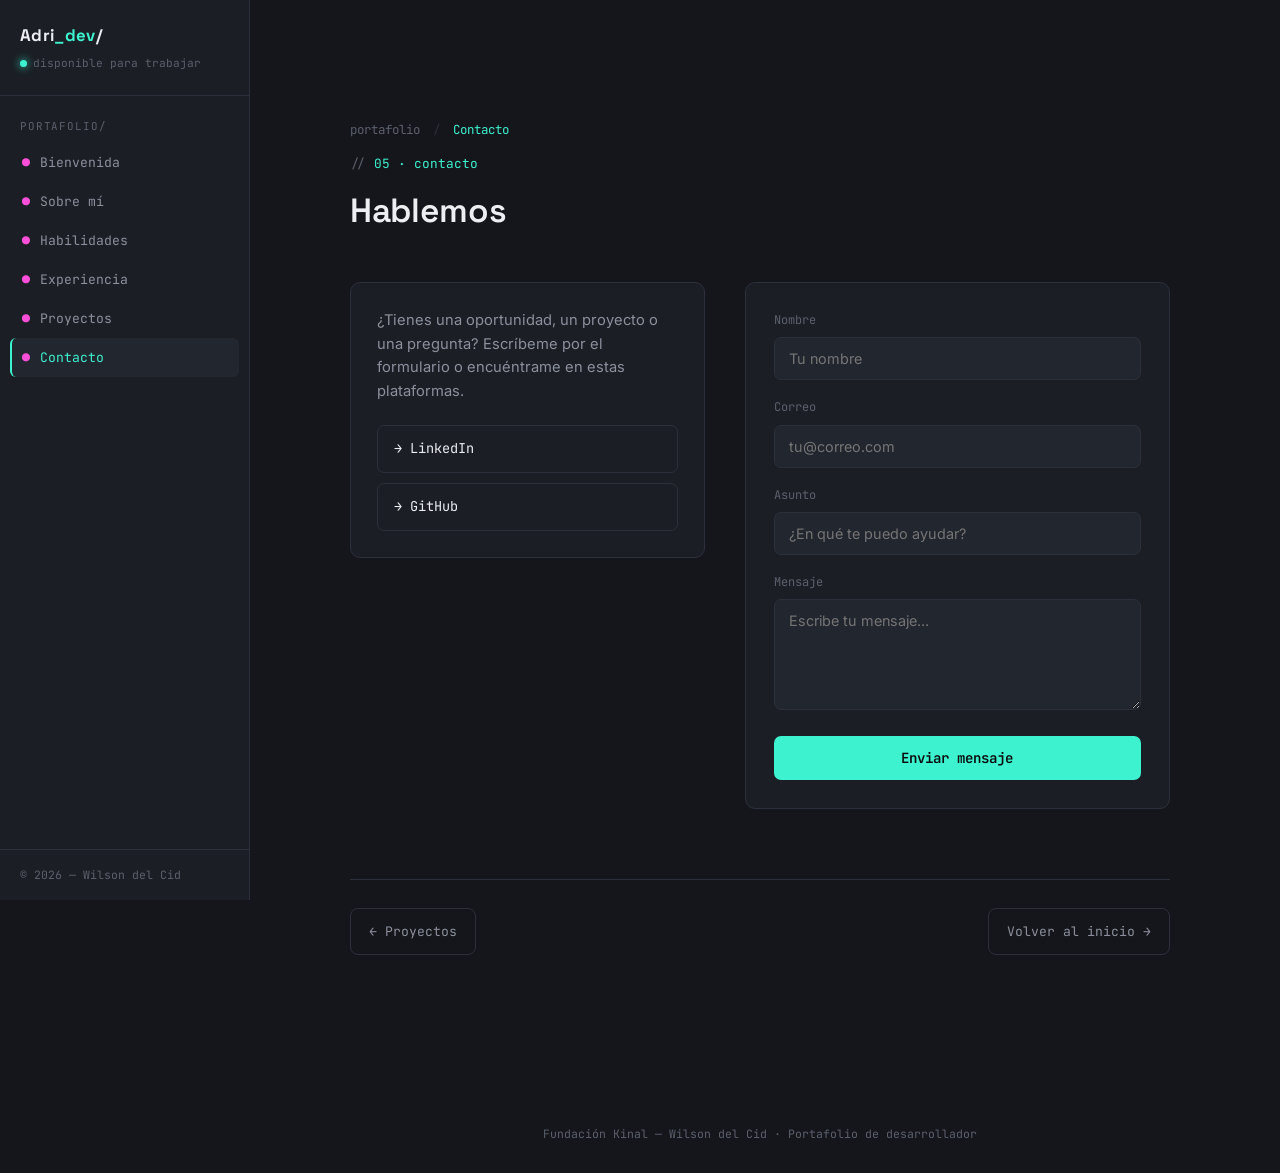
<file: contacto.html>
<!DOCTYPE html>
<html lang="es">
<head>
<meta charset="UTF-8">
<meta name="viewport" content="width=device-width, initial-scale=1.0">
<title>Contacto</title>
<link rel="preconnect" href="https://fonts.googleapis.com">
<link href="https://fonts.googleapis.com/css2?family=Space+Grotesk:wght@500;600;700&family=Inter:wght@400;500;600&family=JetBrains+Mono:wght@400;500;600&display=swap" rel="stylesheet">
<link rel="stylesheet" href="css/styles.css">
</head>
<body>

<button class="menu-toggle" id="menuToggle">☰</button>

<aside class="sidebar" id="sidebar">
  <div class="sidebar-header">
    <div class="logo">Adri<span>_dev</span>/</div>
    <div class="status">disponible para trabajar</div>
  </div>
  <nav class="file-tree">
    <div class="tree-label">portafolio/</div>
    <a class="nav-link" href="index.html"><span class="dot">●</span> Bienvenida</a>
    <a class="nav-link" href="sobre-mi.html"><span class="dot">●</span> Sobre mí</a>
    <a class="nav-link" href="habilidades.html"><span class="dot">●</span> Habilidades</a>
    <a class="nav-link" href="experiencia.html"><span class="dot">●</span> Experiencia</a>
    <a class="nav-link" href="proyectos.html"><span class="dot">●</span> Proyectos</a>
    <a class="nav-link" href="contacto.html"><span class="dot">●</span> Contacto</a>
  </nav>
  <div class="sidebar-footer">© 2026 — Wilson del Cid</div>
</aside>

<div class="main">
  <div class="page">
    <div class="page-header">
      <div class="breadcrumb">portafolio <span class="sep">/</span> <span class="current">Contacto</span></div>
      <span class="section-tag">05 · contacto</span>
      <h1>Hablemos</h1>
    </div>

    <div class="contact-grid">
      <div class="contact-info-card">
        <p>¿Tienes una oportunidad, un proyecto o una pregunta? Escríbeme por el formulario o encuéntrame en estas plataformas.</p>
        <div class="social-list">
          <a href="https://www.linkedin.com/in/wilson-adrián-del-cid-pasan-03064a425" target="_blank">→ LinkedIn</a>
          <a href="https://github.com/wdelcid-2024243" target="_blank">→ GitHub</a>
        </div>
      </div>

      <form class="contact-form" id="contactForm"
            action="https://formsubmit.co/ajax/wilsondelcid2008@gmail.com" method="POST">

        <!-- Campo oculto anti-spam (no lo borres) -->
        <input type="text" name="_gotcha" class="hp-field" tabindex="-1" autocomplete="off">
        <input type="hidden" name="_captcha" value="false">
        <input type="hidden" name="_subject" value="Nuevo mensaje desde tu portafolio">
        <input type="hidden" name="_template" value="table">

        <div class="form-group">
          <label for="nombre">Nombre</label>
          <input type="text" id="nombre" name="nombre" placeholder="Tu nombre" required>
        </div>

        <div class="form-group">
          <label for="email">Correo</label>
          <input type="email" id="email" name="email" placeholder="tu@correo.com" required>
        </div>

        <div class="form-group">
          <label for="asunto">Asunto</label>
          <input type="text" id="asunto" name="asunto" placeholder="¿En qué te puedo ayudar?">
        </div>

        <div class="form-group">
          <label for="mensaje">Mensaje</label>
          <textarea id="mensaje" name="mensaje" rows="5" placeholder="Escribe tu mensaje..." required></textarea>
        </div>

        <button type="submit" class="form-submit">Enviar mensaje</button>
        <div class="form-status" id="formStatus"></div>
      </form>
    </div>

    <div class="page-nav">
      <a href="proyectos.html">← Proyectos</a>
      <a class="next" href="index.html">Volver al inicio →</a>
    </div>
  </div>

  <footer>Fundación Kinal — Wilson del Cid · Portafolio de desarrollador</footer>
</div>

<script src="js/main.js"></script>
</body>
</html>
</file>
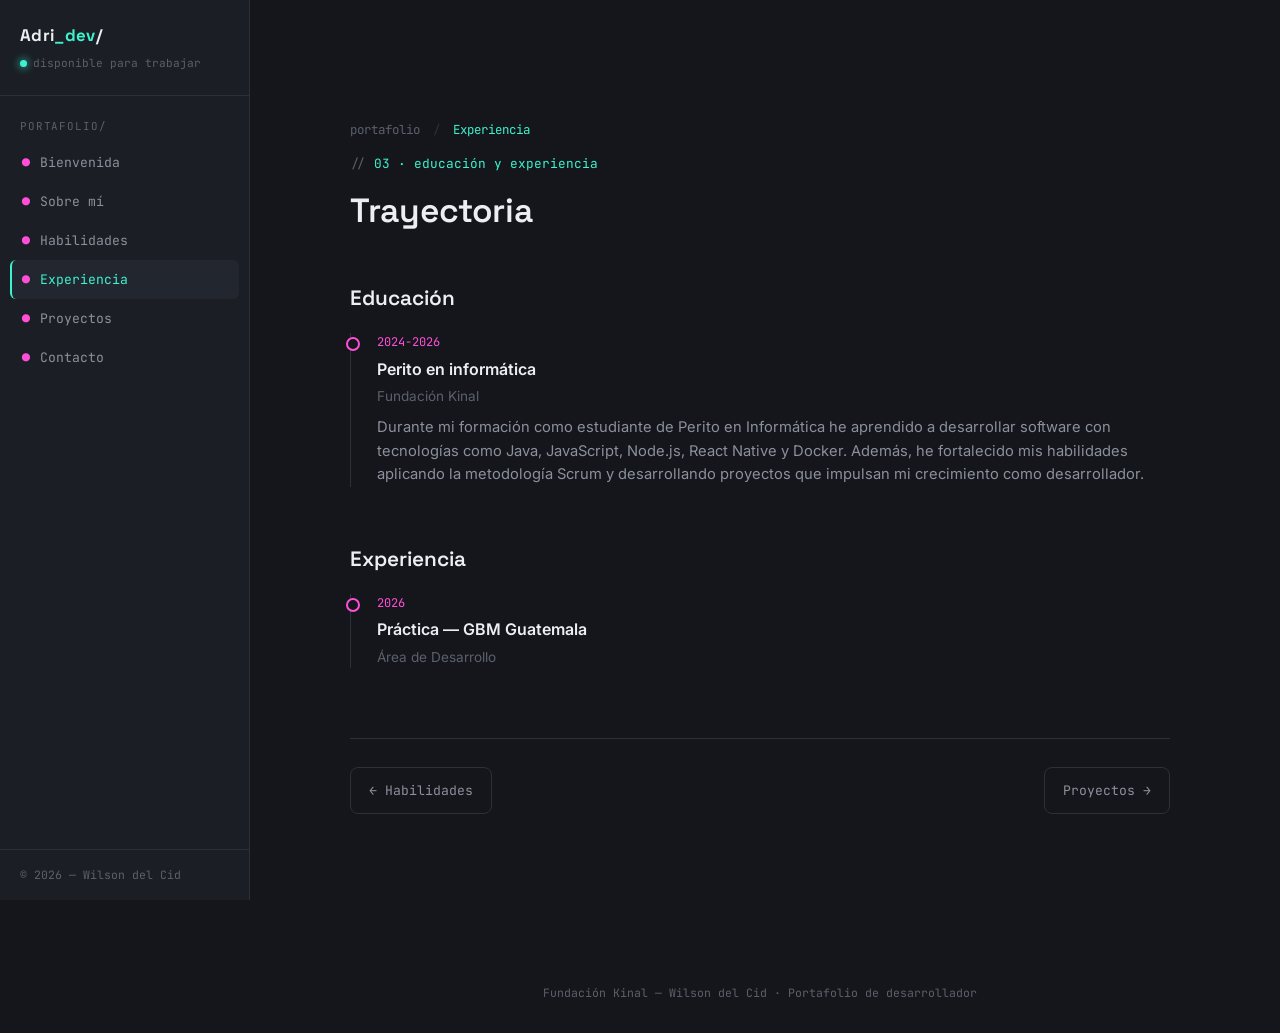
<file: experiencia.html>
<!DOCTYPE html>
<html lang="es">
<head>
<meta charset="UTF-8">
<meta name="viewport" content="width=device-width, initial-scale=1.0">
<title>Experiencia</title>
<link rel="preconnect" href="https://fonts.googleapis.com">
<link href="https://fonts.googleapis.com/css2?family=Space+Grotesk:wght@500;600;700&family=Inter:wght@400;500;600&family=JetBrains+Mono:wght@400;500;600&display=swap" rel="stylesheet">
<link rel="stylesheet" href="css/styles.css">
</head>
<body>

<button class="menu-toggle" id="menuToggle">☰</button>

<aside class="sidebar" id="sidebar">
  <div class="sidebar-header">
    <div class="logo">Adri<span>_dev</span>/</div>
    <div class="status">disponible para trabajar</div>
  </div>
  <nav class="file-tree">
    <div class="tree-label">portafolio/</div>
    <a class="nav-link" href="index.html"><span class="dot">●</span> Bienvenida</a>
    <a class="nav-link" href="sobre-mi.html"><span class="dot">●</span> Sobre mí</a>
    <a class="nav-link" href="habilidades.html"><span class="dot">●</span> Habilidades</a>
    <a class="nav-link" href="experiencia.html"><span class="dot">●</span> Experiencia</a>
    <a class="nav-link" href="proyectos.html"><span class="dot">●</span> Proyectos</a>
    <a class="nav-link" href="contacto.html"><span class="dot">●</span> Contacto</a>
  </nav>
  <div class="sidebar-footer">© 2026 — Wilson del Cid</div>
</aside>

<div class="main">
  <div class="page">
    <div class="page-header">
      <div class="breadcrumb">portafolio <span class="sep">/</span> <span class="current">Experiencia</span></div>
      <span class="section-tag">03 · educación y experiencia</span>
      <h1>Trayectoria</h1>
    </div>

    <div class="section">
      <h2>Educación</h2>
      <div class="timeline">
        <div class="tl-item">
          <span class="tl-date">2024-2026</span>
          <div class="tl-title">Perito en informática</div>
          <div class="tl-org">Fundación Kinal</div>
          <p class="tl-desc">Durante mi formación como estudiante de Perito en Informática he aprendido a desarrollar
              software con tecnologías como Java, JavaScript, Node.js, React Native y Docker. Además, he fortalecido
              mis habilidades aplicando la metodología Scrum y desarrollando proyectos que impulsan mi crecimiento como desarrollador.
          </p>
        </div>
      </div>
    </div>

    <div class="section">
      <h2>Experiencia</h2>
      <div class="timeline">
        <div class="tl-item">
          <span class="tl-date">2026</span>
          <div class="tl-title">Práctica — GBM Guatemala</div>
          <div class="tl-org">Área de Desarrollo</div>
          <p class="tl-desc"></p>
        </div>
      </div>
    </div>

    <div class="page-nav">
      <a href="habilidades.html">← Habilidades</a>
      <a class="next" href="proyectos.html">Proyectos →</a>
    </div>
  </div>

  <footer>Fundación Kinal — Wilson del Cid · Portafolio de desarrollador</footer>
</div>

<script src="js/main.js"></script>
</body>
</html>
</file>
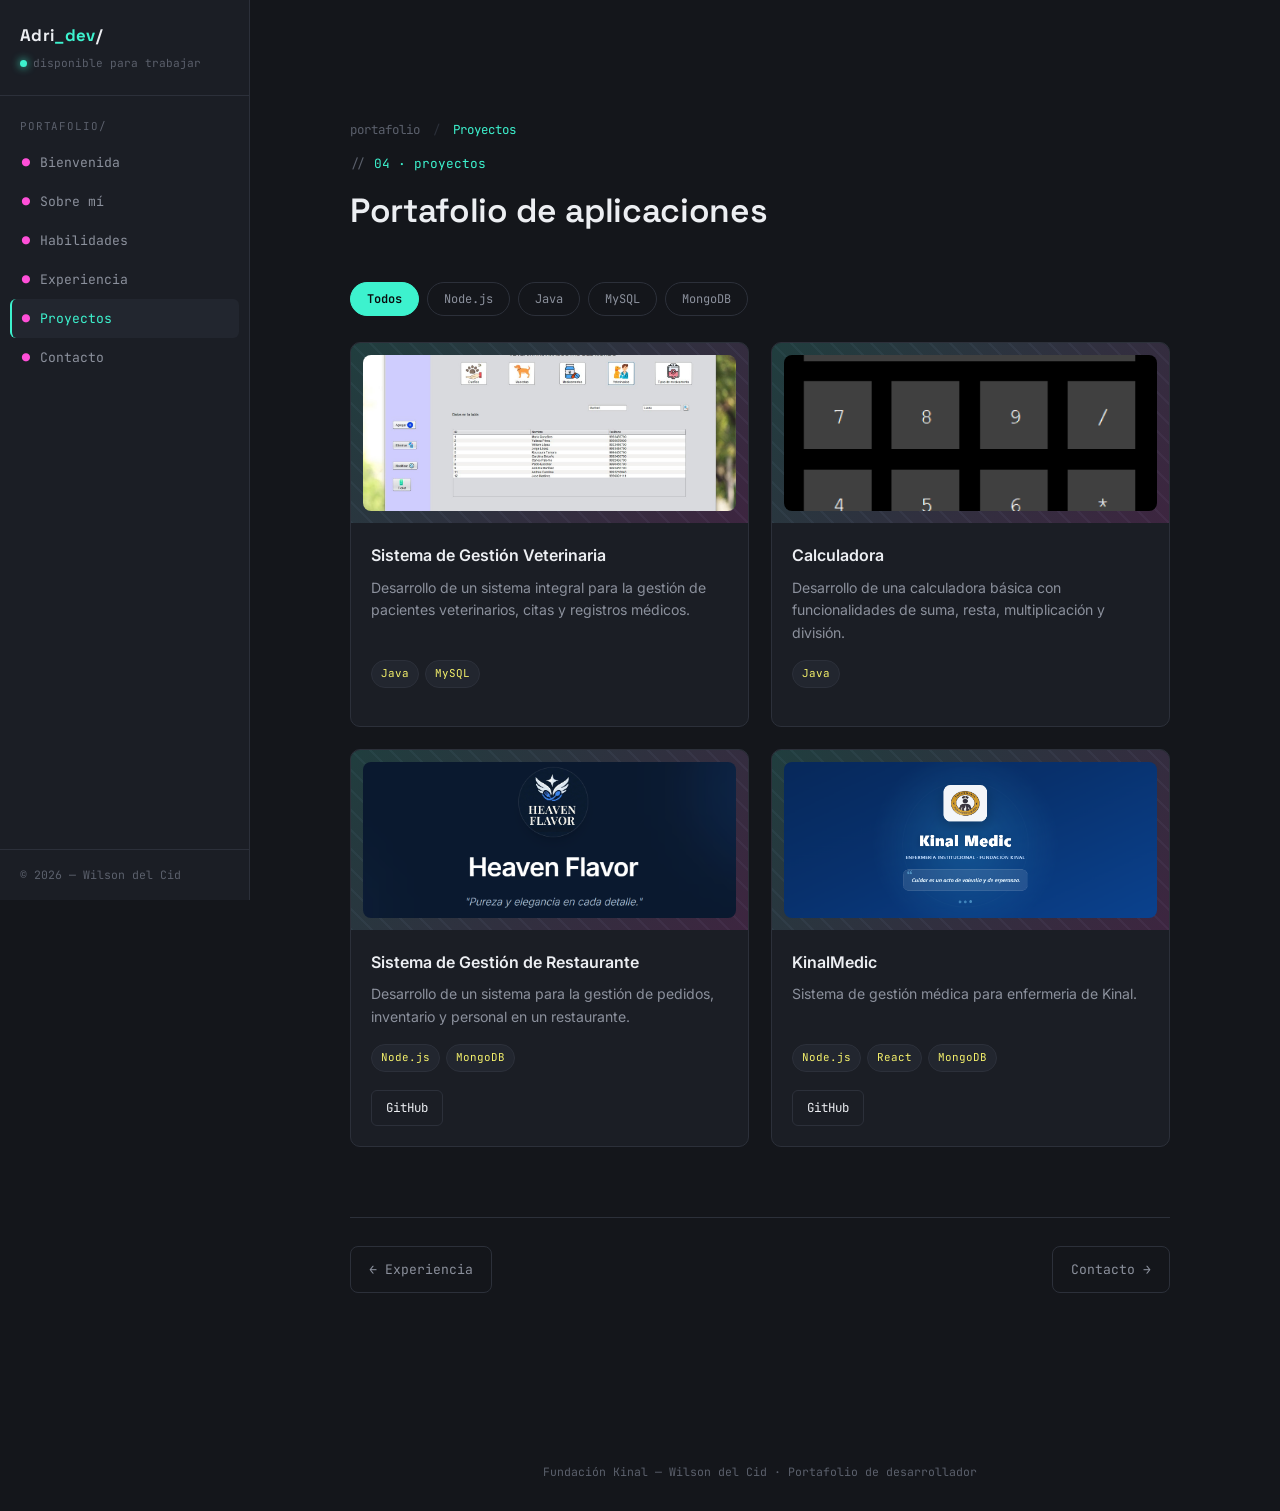
<file: proyectos.html>
<!DOCTYPE html>
<html lang="es">
<head>
<meta charset="UTF-8">
<meta name="viewport" content="width=device-width, initial-scale=1.0">
<title>Proyectos</title>
<link rel="preconnect" href="https://fonts.googleapis.com">
<link href="https://fonts.googleapis.com/css2?family=Space+Grotesk:wght@500;600;700&family=Inter:wght@400;500;600&family=JetBrains+Mono:wght@400;500;600&display=swap" rel="stylesheet">
<link rel="stylesheet" href="css/styles.css">
</head>
<body>

<button class="menu-toggle" id="menuToggle">☰</button>

<aside class="sidebar" id="sidebar">
  <div class="sidebar-header">
    <div class="logo">Adri<span>_dev</span>/</div>
    <div class="status">disponible para trabajar</div>
  </div>
  <nav class="file-tree">
    <div class="tree-label">portafolio/</div>
    <a class="nav-link" href="index.html"><span class="dot">●</span> Bienvenida</a>
    <a class="nav-link" href="sobre-mi.html"><span class="dot">●</span> Sobre mí</a>
    <a class="nav-link" href="habilidades.html"><span class="dot">●</span> Habilidades</a>
    <a class="nav-link" href="experiencia.html"><span class="dot">●</span> Experiencia</a>
    <a class="nav-link" href="proyectos.html"><span class="dot">●</span> Proyectos</a>
    <a class="nav-link" href="contacto.html"><span class="dot">●</span> Contacto</a>
  </nav>
  <div class="sidebar-footer">© 2026 — Wilson del Cid</div>
</aside>

<div class="main">
  <div class="page">
    <div class="page-header">
      <div class="breadcrumb">portafolio <span class="sep">/</span> <span class="current">Proyectos</span></div>
      <span class="section-tag">04 · proyectos</span>
      <h1>Portafolio de aplicaciones</h1>
    </div>

    <div class="filter-row">
      <button class="filter-btn active" data-filter="todos">Todos</button>
      <button class="filter-btn" data-filter="node">Node.js</button>
      <button class="filter-btn" data-filter="java">Java</button>
      <button class="filter-btn" data-filter="sql">MySQL</button>
      <button class="filter-btn" data-filter="mon">MongoDB</button>
    </div>

    <div class="projects-grid">
      <div class="project-card" data-tags="java sql">
        <div class="project-thumb">
          <img src="images/proyectos/Veterinaria.jpg" alt="Captura del proyecto 1" loading="lazy">
        </div>
        <div class="project-body">
          <div class="project-title">Sistema de Gestión Veterinaria</div>
          <p class="project-desc">Desarrollo de un sistema integral para la gestión de pacientes veterinarios, citas y registros médicos.</p>
          <div class="tag-row"><span class="tag">Java</span><span class="tag">MySQL</span></div>
          <div class="project-links">
          </div>
        </div>
      </div>

      <div class="project-card" data-tags="java">
        <div class="project-thumb">
          <img src="images/proyectos/Calculadora.png" alt="Captura del proyecto 2" loading="lazy">
        </div>
        <div class="project-body">
          <div class="project-title">Calculadora</div>
          <p class="project-desc">Desarrollo de una calculadora básica con funcionalidades de suma, resta, multiplicación y división.</p>
          <div class="tag-row"><span class="tag">Java</span></div>
          <div class="project-links">
          </div>
        </div>
      </div>

      <div class="project-card" data-tags="node mon">
        <div class="project-thumb">
          <img src="images/proyectos/Restaurante.png" alt="Captura del proyecto 2" loading="lazy">
        </div>
        <div class="project-body">
          <div class="project-title">Sistema de Gestión de Restaurante</div>
          <p class="project-desc">Desarrollo de un sistema para la gestión de pedidos, inventario y personal en un restaurante.</p>
          <div class="tag-row"><span class="tag">Node.js</span><span class="tag">MongoDB</span></div>
          <div class="project-links">
            <a href="https://github.com/Programing-Team70/Restaurante.git" target="_blank">GitHub</a>
          </div>
        </div>
      </div>

      <div class="project-card" data-tags="node mon">
        <div class="project-thumb">
          <img src="images/proyectos/KinalMedic.png" alt="Captura del proyecto 3" loading="lazy">
        </div>
        <div class="project-body">
          <div class="project-title">KinalMedic</div>
          <p class="project-desc">Sistema de gestión médica para enfermeria de Kinal.</p>
          <div class="tag-row"><span class="tag">Node.js</span><span class="tag">React</span><span class="tag">MongoDB</span></div>
          <div class="project-links">
            <a href="https://github.com/Programing-Team70/Kinal_Medic.git" target="_blank">GitHub</a>
          </div>
        </div>
      </div>
    </div>

    <div class="page-nav">
      <a href="experiencia.html">← Experiencia</a>
      <a class="next" href="contacto.html">Contacto →</a>
    </div>
  </div>

  <footer>Fundación Kinal — Wilson del Cid · Portafolio de desarrollador</footer>
</div>

<script src="js/main.js"></script>
</body>
</html>
</file>
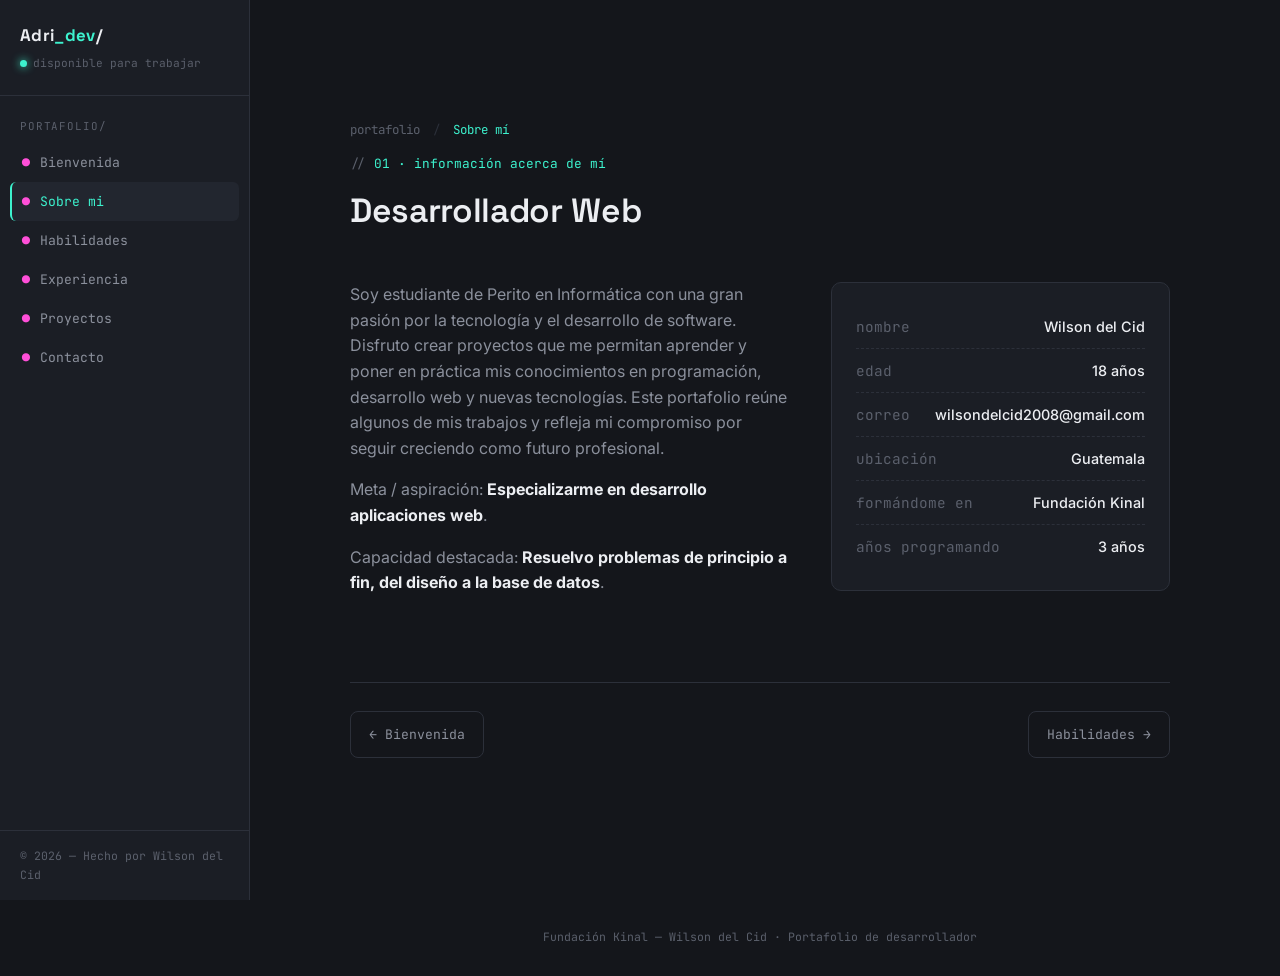
<file: sobre-mi.html>
<!DOCTYPE html>
<html lang="es">
<head>
<meta charset="UTF-8">
<meta name="viewport" content="width=device-width, initial-scale=1.0">
<title>Sobre mí</title>
<link rel="preconnect" href="https://fonts.googleapis.com">
<link href="https://fonts.googleapis.com/css2?family=Space+Grotesk:wght@500;600;700&family=Inter:wght@400;500;600&family=JetBrains+Mono:wght@400;500;600&display=swap" rel="stylesheet">
<link rel="stylesheet" href="css/styles.css">
</head>
<body>

<button class="menu-toggle" id="menuToggle">☰</button>

<aside class="sidebar" id="sidebar">
  <div class="sidebar-header">
    <div class="logo">Adri<span>_dev</span>/</div>
    <div class="status">disponible para trabajar</div>
  </div>
  <nav class="file-tree">
    <div class="tree-label">portafolio/</div>
    <a class="nav-link" href="index.html"><span class="dot">●</span> Bienvenida</a>
    <a class="nav-link" href="sobre-mi.html"><span class="dot">●</span> Sobre mi</a>
    <a class="nav-link" href="habilidades.html"><span class="dot">●</span> Habilidades</a>
    <a class="nav-link" href="experiencia.html"><span class="dot">●</span> Experiencia</a>
    <a class="nav-link" href="proyectos.html"><span class="dot">●</span> Proyectos</a>
    <a class="nav-link" href="contacto.html"><span class="dot">●</span> Contacto</a>
  </nav>
  <div class="sidebar-footer">© 2026 — Hecho por Wilson del Cid</div>
</aside>

<div class="main">
  <div class="page">
    <div class="page-header">
      <div class="breadcrumb">portafolio <span class="sep">/</span> <span class="current">Sobre mí</span></div>
      <span class="section-tag">01 · información acerca de mí</span>
      <h1>Desarrollador Web</h1>
    </div>

    <div class="about-grid">
      <div class="about-desc">
        <p>
          Soy estudiante de Perito en Informática con una gran pasión por la tecnología y el
          desarrollo de software. Disfruto crear proyectos que me permitan aprender y poner
          en práctica mis conocimientos en programación, desarrollo web y nuevas tecnologías.
          Este portafolio reúne algunos de mis trabajos y refleja mi compromiso por seguir
          creciendo como futuro profesional.
        </p>
        <p>Meta / aspiración: <strong>Especializarme en desarrollo aplicaciones web</strong>.</p>
        <p>Capacidad destacada: <strong>Resuelvo problemas de principio a fin, del diseño a la base de datos</strong>.</p>
      </div>

      <div class="data-card">
        <div class="data-row"><span class="k">nombre</span><span class="v">Wilson del Cid</span></div>
        <div class="data-row"><span class="k">edad</span><span class="v"> 18 años </span></div>
        <div class="data-row"><span class="k">correo</span><span class="v">wilsondelcid2008@gmail.com</span></div>
        <div class="data-row"><span class="k">ubicación</span><span class="v">Guatemala</span></div>
        <div class="data-row"><span class="k">formándome en</span><span class="v">Fundación Kinal</span></div>
        <div class="data-row"><span class="k">años programando</span><span class="v"> 3 años</span></div>
      </div>
    </div>

    <div class="page-nav">
      <a href="index.html">← Bienvenida</a>
      <a class="next" href="habilidades.html">Habilidades →</a>
    </div>
  </div>

  <footer>Fundación Kinal — Wilson del Cid · Portafolio de desarrollador</footer>
</div>

<script src="js/main.js"></script>
</body>
</html>
</file>
<file: css/styles.css>
/* ============================================================
   1. TOKENS DE DISEÑO — cambia aquí la paleta / tipografías
   Este archivo lo comparten TODAS las páginas del sitio.
   ============================================================ */
:root{
  /* --- Grises oscuros (base) --- */
  --bg:        #14161b;
  --bg-panel:  #1b1e25;
  --bg-elev:   #22262f;
  --border:    #2c303a;

  /* --- Acentos neón --- */
  --neon-cyan:   #3df2ce;
  --neon-pink:   #ff4fd8;
  --neon-yellow: #f5f16b;

  /* --- Texto --- */
  --text:       #eceef2;
  --text-muted: #8b909c;
  --text-dim:   #5b606c;

  /* --- Tipografías --- */
  --f-display: 'Space Grotesk', sans-serif;
  --f-body:    'Inter', sans-serif;
  --f-mono:    'JetBrains Mono', monospace;

  --radius: 10px;
  --sidebar-w: 250px;
}

*{ margin:0; padding:0; box-sizing:border-box; }
html{ scroll-behavior:smooth; scrollbar-gutter:stable; }

body{
  background:var(--bg);
  color:var(--text);
  font-family:var(--f-body);
  line-height:1.6;
  overflow-x:hidden;
  overflow-y:scroll;
}

::selection{ background:var(--neon-cyan); color:#0a0b0d; }
a{ color:inherit; text-decoration:none; }

::-webkit-scrollbar{ width:10px; }
::-webkit-scrollbar-track{ background:var(--bg); }
::-webkit-scrollbar-thumb{ background:var(--bg-elev); border-radius:10px; }

/* ============================================================
   2. LAYOUT GENERAL — sidebar tipo "explorador de archivos"
   ============================================================ */
.app{ display:flex; min-height:100vh; }

.sidebar{
  width:var(--sidebar-w);
  flex-shrink:0;
  background:var(--bg-panel);
  border-right:1px solid var(--border);
  position:fixed;
  top:0; left:0; bottom:0;
  display:flex;
  flex-direction:column;
  z-index:100;
  transition:transform .3s ease;
}

.sidebar-header{ padding:22px 20px; border-bottom:1px solid var(--border); }

.sidebar-header .logo{
  font-family:var(--f-display);
  font-weight:700;
  font-size:1.05rem;
  letter-spacing:.02em;
}
.sidebar-header .logo span{ color:var(--neon-cyan); }

.sidebar-header .status{
  margin-top:6px;
  font-family:var(--f-mono);
  font-size:.7rem;
  color:var(--text-dim);
  display:flex;
  align-items:center;
  gap:6px;
}
.sidebar-header .status::before{
  content:'';
  width:7px; height:7px;
  border-radius:50%;
  background:var(--neon-cyan);
  box-shadow:0 0 8px var(--neon-cyan);
}

.file-tree{ flex:1; padding:16px 10px; overflow-y:auto; }

.file-tree .tree-label{
  font-family:var(--f-mono);
  font-size:.68rem;
  color:var(--text-dim);
  text-transform:uppercase;
  letter-spacing:.08em;
  padding:6px 10px 8px;
}

.nav-link{
  display:flex;
  align-items:center;
  gap:10px;
  padding:9px 10px;
  border-radius:6px;
  font-family:var(--f-mono);
  font-size:.82rem;
  color:var(--text-muted);
  cursor:pointer;
  border-left:2px solid transparent;
  transition:background .15s, color .15s, border-color .15s;
}
.nav-link:hover{ background:var(--bg-elev); color:var(--text); }
.nav-link.active{
  color:var(--neon-cyan);
  border-left-color:var(--neon-cyan);
  background:var(--bg-elev);
}
.nav-link .dot{ color:var(--neon-pink); }

.sidebar-footer{
  padding:16px 20px;
  border-top:1px solid var(--border);
  font-family:var(--f-mono);
  font-size:.72rem;
  color:var(--text-dim);
}

.menu-toggle{
  display:none;
  position:fixed;
  top:16px; right:16px;
  z-index:200;
  width:44px; height:44px;
  border-radius:8px;
  background:var(--bg-elev);
  border:1px solid var(--border);
  color:var(--text);
  font-family:var(--f-mono);
  font-size:1.1rem;
  cursor:pointer;
}

.main{ margin-left:var(--sidebar-w); width:calc(100% - var(--sidebar-w)); padding:0 48px; }

.page{ max-width:820px; margin:0 auto; padding:120px 0 140px; }

/* --- Encabezado de página (breadcrumb "profesional") --- */
.page-header{ margin-bottom:44px; }
.breadcrumb{
  font-family:var(--f-mono);
  font-size:.78rem;
  color:var(--text-dim);
  margin-bottom:14px;
}
.breadcrumb .sep{ margin:0 6px; color:var(--border); }
.breadcrumb .current{ color:var(--neon-cyan); }

.section-tag{
  font-family:var(--f-mono);
  font-size:.8rem;
  color:var(--neon-cyan);
  margin-bottom:10px;
  display:block;
}
.section-tag::before{ content:'// '; color:var(--text-dim); }

.page-header h1{
  font-family:var(--f-display);
  font-size:2.1rem;
  font-weight:600;
  letter-spacing:-.01em;
}

.section{ margin-bottom:56px; }
.section:last-child{ margin-bottom:0; }
.section h2{
  font-family:var(--f-display);
  font-size:1.3rem;
  font-weight:600;
  margin-bottom:18px;
}

/* --- Paginación inferior (siguiente / anterior página) --- */
.page-nav{
  display:flex;
  justify-content:space-between;
  gap:16px;
  margin-top:70px;
  padding-top:28px;
  border-top:1px solid var(--border);
}
.page-nav a{
  font-family:var(--f-mono);
  font-size:.82rem;
  color:var(--text-muted);
  padding:12px 18px;
  border:1px solid var(--border);
  border-radius:8px;
  transition:border-color .15s, color .15s;
}
.page-nav a:hover{ border-color:var(--neon-cyan); color:var(--neon-cyan); }
.page-nav .next{ margin-left:auto; text-align:right; }

/* ============================================================
   3. HERO / BIENVENIDA — terminal con typewriter
   ============================================================ */
#hero-section{
  padding-top:110px;
  min-height:92vh;
  display:flex;
  align-items:center;
  max-width:820px;
  margin:0 auto;
}

.terminal{
  width:100%;
  background:var(--bg-panel);
  border:1px solid var(--border);
  border-radius:var(--radius);
  overflow:hidden;
  box-shadow:0 0 60px -20px rgba(61,242,206,.15);
}

.terminal-bar{
  display:flex;
  align-items:center;
  gap:8px;
  padding:12px 16px;
  background:var(--bg-elev);
  border-bottom:1px solid var(--border);
}
.terminal-bar .tdot{ width:11px; height:11px; border-radius:50%; }
.tdot.red{ background:#ff5f57; }
.tdot.yellow{ background:#febc2e; }
.tdot.green{ background:#28c840; }
.terminal-bar .tname{ margin-left:10px; font-family:var(--f-mono); font-size:.75rem; color:var(--text-dim); }

.terminal-body{ padding:36px 32px 44px; font-family:var(--f-mono); }
.terminal-body .line-pre{ color:var(--text-dim); font-size:.85rem; margin-bottom:6px; }
.terminal-body .line-pre .arrow{ color:var(--neon-pink); }

.hero-name{
  font-family:var(--f-display);
  font-size:clamp(2rem, 5vw, 3.4rem);
  font-weight:700;
  line-height:1.15;
  margin:6px 0 18px;
}
.hero-name .accent{ color:var(--neon-cyan); }

.typewriter{ font-size:1.05rem; color:var(--text-muted); min-height:1.6em; }
.typewriter .cursor{
  display:inline-block;
  width:9px; height:1.1em;
  background:var(--neon-pink);
  margin-left:3px;
  vertical-align:text-bottom;
  animation:blink 1s step-end infinite;
}
@keyframes blink{ 50%{ opacity:0; } }

.hero-cta{ margin-top:34px; display:flex; gap:14px; flex-wrap:wrap; }

.btn{
  font-family:var(--f-mono);
  font-size:.85rem;
  padding:12px 22px;
  border-radius:7px;
  cursor:pointer;
  border:1px solid var(--border);
  transition:transform .15s, border-color .15s, box-shadow .15s;
  display:inline-block;
}
.btn-primary{
  background:var(--neon-cyan);
  color:#0a0b0d;
  border-color:var(--neon-cyan);
  font-weight:600;
}
.btn-primary:hover{ transform:translateY(-2px); box-shadow:0 6px 20px -6px rgba(61,242,206,.5); }
.btn-ghost{ color:var(--text); background:transparent; }
.btn-ghost:hover{ border-color:var(--neon-pink); color:var(--neon-pink); }

.hero-preview{
  margin-top:60px;
  display:grid;
  grid-template-columns:repeat(3, 1fr);
  gap:14px;
}
.preview-card{
  background:var(--bg-panel);
  border:1px solid var(--border);
  border-radius:var(--radius);
  padding:18px;
  transition:border-color .15s, transform .15s;
}
.preview-card:hover{ border-color:var(--neon-cyan); transform:translateY(-3px); }
.preview-card .pc-tag{ font-family:var(--f-mono); font-size:.7rem; color:var(--neon-pink); margin-bottom:6px; display:block; }
.preview-card .pc-title{ font-weight:600; font-size:.92rem; margin-bottom:4px; }
.preview-card .pc-desc{ font-size:.8rem; color:var(--text-dim); }

@media (max-width:760px){ .hero-preview{ grid-template-columns:1fr; } }

/* ============================================================
   4. SOBRE MÍ
   ============================================================ */
.about-grid{ display:grid; grid-template-columns:1.3fr 1fr; gap:40px; align-items:start; }
.about-desc p{ color:var(--text-muted); margin-bottom:16px; }
.about-desc strong{ color:var(--text); }

.data-card{
  background:var(--bg-panel);
  border:1px solid var(--border);
  border-radius:var(--radius);
  padding:22px 24px;
}
.data-row{
  display:flex;
  justify-content:space-between;
  padding:10px 0;
  border-bottom:1px dashed var(--border);
  font-size:.9rem;
}
.data-row:last-child{ border-bottom:none; }
.data-row .k{ font-family:var(--f-mono); color:var(--text-dim); }
.data-row .v{ color:var(--text); font-weight:500; }

@media (max-width:760px){ .about-grid{ grid-template-columns:1fr; } }

/* ============================================================
   5. HABILIDADES
   ============================================================ */
.skills-grid{ display:grid; grid-template-columns:repeat(auto-fit, minmax(220px, 1fr)); gap:16px; }

.skill-card{ background:var(--bg-panel); border:1px solid var(--border); border-radius:var(--radius); padding:20px; }
.skill-top{ display:flex; justify-content:space-between; align-items:baseline; margin-bottom:10px; }
.skill-name{ font-weight:600; font-size:.95rem; }
.skill-pct{ font-family:var(--f-mono); font-size:.8rem; color:var(--neon-cyan); }

.skill-bar-track{ height:6px; background:var(--bg-elev); border-radius:6px; overflow:hidden; }
.skill-bar-fill{
  height:100%;
  width:0%;
  border-radius:6px;
  background:linear-gradient(90deg, var(--neon-cyan), var(--neon-pink));
  transition:width 1.1s cubic-bezier(.4,0,.2,1);
}

/* ============================================================
   6. EXPERIENCIA / EDUCACIÓN
   ============================================================ */
.timeline{ position:relative; padding-left:26px; border-left:1px solid var(--border); }
.tl-item{ position:relative; margin-bottom:34px; }
.tl-item:last-child{ margin-bottom:0; }
.tl-item::before{
  content:'';
  position:absolute;
  left:-31px; top:4px;
  width:10px; height:10px;
  border-radius:50%;
  background:var(--bg);
  border:2px solid var(--neon-pink);
}
.tl-date{ font-family:var(--f-mono); font-size:.75rem; color:var(--neon-pink); margin-bottom:4px; display:block; }
.tl-title{ font-weight:600; margin-bottom:4px; }
.tl-org{ color:var(--text-dim); font-size:.85rem; margin-bottom:8px; }
.tl-desc{ color:var(--text-muted); font-size:.92rem; }

/* ============================================================
   7. PROYECTOS
   ============================================================ */
.filter-row{ display:flex; gap:8px; flex-wrap:wrap; margin-bottom:26px; }
.filter-btn{
  font-family:var(--f-mono);
  font-size:.75rem;
  padding:8px 16px;
  border-radius:20px;
  border:1px solid var(--border);
  color:var(--text-muted);
  cursor:pointer;
  background:transparent;
  transition:all .15s;
}
.filter-btn:hover{ color:var(--text); border-color:var(--text-dim); }
.filter-btn.active{ color:#0a0b0d; background:var(--neon-cyan); border-color:var(--neon-cyan); font-weight:600; }

.projects-grid{ display:grid; grid-template-columns:repeat(auto-fit, minmax(280px, 1fr)); gap:22px; }

.project-card{
  background:var(--bg-panel);
  border:1px solid var(--border);
  border-radius:var(--radius);
  overflow:hidden;
  display:flex;
  flex-direction:column;
  transition:border-color .2s, transform .2s;
}
.project-card:hover{ border-color:var(--neon-cyan); transform:translateY(-4px); }

.project-thumb{
  height:180px;
  background:
    linear-gradient(135deg, rgba(61,242,206,.15), rgba(255,79,216,.15)),
    repeating-linear-gradient(45deg, var(--bg-elev) 0 2px, transparent 2px 14px);
  display:flex;
  align-items:center;
  justify-content:center;
  overflow:hidden;
  padding:12px;
}

.project-thumb img{
  width:100%;
  height:100%;
  object-fit:cover;
  border-radius:8px;
  display:block;
}

.project-body{ padding:20px; flex:1; display:flex; flex-direction:column; }
.project-title{ font-weight:600; margin-bottom:8px; }
.project-desc{ color:var(--text-muted); font-size:.88rem; margin-bottom:16px; flex:1; }

.tag-row{ display:flex; flex-wrap:wrap; gap:6px; margin-bottom:18px; }
.tag{
  font-family:var(--f-mono);
  font-size:.68rem;
  padding:4px 9px;
  border-radius:20px;
  background:var(--bg-elev);
  color:var(--neon-yellow);
  border:1px solid var(--border);
}

.project-links{ display:flex; gap:10px; }
.project-links a{
  font-family:var(--f-mono);
  font-size:.78rem;
  color:var(--text);
  border:1px solid var(--border);
  padding:7px 14px;
  border-radius:6px;
  transition:border-color .15s, color .15s;
}
.project-links a:hover{ border-color:var(--neon-cyan); color:var(--neon-cyan); }

/* ============================================================
   8. CONTACTO — formulario funcional
   ============================================================ */
.contact-grid{ display:grid; grid-template-columns:1fr 1.2fr; gap:40px; align-items:start; }

.contact-info-card{
  background:var(--bg-panel);
  border:1px solid var(--border);
  border-radius:var(--radius);
  padding:26px;
}
.contact-info-card p{ color:var(--text-muted); margin-bottom:22px; font-size:.92rem; }

.social-list{ display:flex; flex-direction:column; gap:10px; }
.social-list a{
  font-family:var(--f-mono);
  font-size:.85rem;
  padding:12px 16px;
  border-radius:7px;
  border:1px solid var(--border);
  transition:border-color .15s, color .15s, transform .15s;
}
.social-list a:hover{ border-color:var(--neon-pink); color:var(--neon-pink); transform:translateX(3px); }

.contact-form{
  background:var(--bg-panel);
  border:1px solid var(--border);
  border-radius:var(--radius);
  padding:28px;
}

.form-group{ margin-bottom:18px; }
.form-group label{
  display:block;
  font-family:var(--f-mono);
  font-size:.75rem;
  color:var(--text-dim);
  margin-bottom:7px;
}
.form-group input,
.form-group textarea{
  width:100%;
  background:var(--bg-elev);
  border:1px solid var(--border);
  border-radius:7px;
  padding:12px 14px;
  color:var(--text);
  font-family:var(--f-body);
  font-size:.9rem;
  resize:vertical;
  transition:border-color .15s;
}
.form-group input:focus,
.form-group textarea:focus{ outline:none; border-color:var(--neon-cyan); }

.form-submit{
  width:100%;
  background:var(--neon-cyan);
  color:#0a0b0d;
  border:none;
  font-family:var(--f-mono);
  font-weight:600;
  font-size:.88rem;
  padding:13px;
  border-radius:7px;
  cursor:pointer;
  transition:transform .15s, box-shadow .15s;
}
.form-submit:hover{ transform:translateY(-2px); box-shadow:0 6px 20px -6px rgba(61,242,206,.5); }
.form-submit:disabled{ opacity:.6; cursor:not-allowed; transform:none; }

.form-status{
  margin-top:14px;
  font-family:var(--f-mono);
  font-size:.82rem;
  display:none;
  padding:10px 14px;
  border-radius:7px;
}
.form-status.ok{ display:block; background:rgba(61,242,206,.1); color:var(--neon-cyan); border:1px solid var(--neon-cyan); }
.form-status.error{ display:block; background:rgba(255,79,216,.1); color:var(--neon-pink); border:1px solid var(--neon-pink); }

/* honeypot anti-spam, oculto para humanos */
.hp-field{ position:absolute; left:-9999px; }

@media (max-width:760px){ .contact-grid{ grid-template-columns:1fr; } }

footer{
  text-align:center;
  padding:30px;
  font-family:var(--f-mono);
  font-size:.72rem;
  color:var(--text-dim);
}

/* ============================================================
   9. RESPONSIVE GENERAL
   ============================================================ */
@media (max-width:900px){
  .sidebar{
    width:min(82vw, 280px);
    transform:translateX(-100%);
  }
  .sidebar.open{ transform:translateX(0); }
  .main{
    margin-left:0;
    width:100%;
    padding:0 18px;
  }
  .menu-toggle{ display:block; }
  .page{ padding:90px 0 100px; }
  .page-header h1{ font-size:1.8rem; }
  .section{ margin-bottom:42px; }
  #hero-section{ padding-top:84px; min-height:auto; }
  .terminal-body{ padding:28px 20px 32px; }
  .hero-cta{ flex-direction:column; align-items:stretch; }
  .hero-preview{ grid-template-columns:1fr; gap:12px; margin-top:36px; }
  .about-grid, .contact-grid{ grid-template-columns:1fr; gap:24px; }
  .skills-grid, .projects-grid{ grid-template-columns:1fr; }
  .page-nav{ flex-direction:column; margin-top:48px; }
  .page-nav .next{ margin-left:0; text-align:left; }
  .contact-form, .contact-info-card, .data-card, .skill-card, .project-card{ padding:18px; }
}

@media (max-width:560px){
  .main{ padding:0 14px; }
  .menu-toggle{ top:12px; right:12px; width:40px; height:40px; }
  .terminal-body{ padding:24px 16px 28px; }
  .page-header h1{ font-size:1.55rem; }
  .breadcrumb{ font-size:.72rem; }
  .hero-name{ font-size:clamp(1.7rem, 8vw, 2.4rem); }
  .typewriter{ font-size:.95rem; }
  .btn{ width:100%; text-align:center; }
  .project-links{ flex-direction:column; }
  .project-links a{ text-align:center; }
}
</file>
